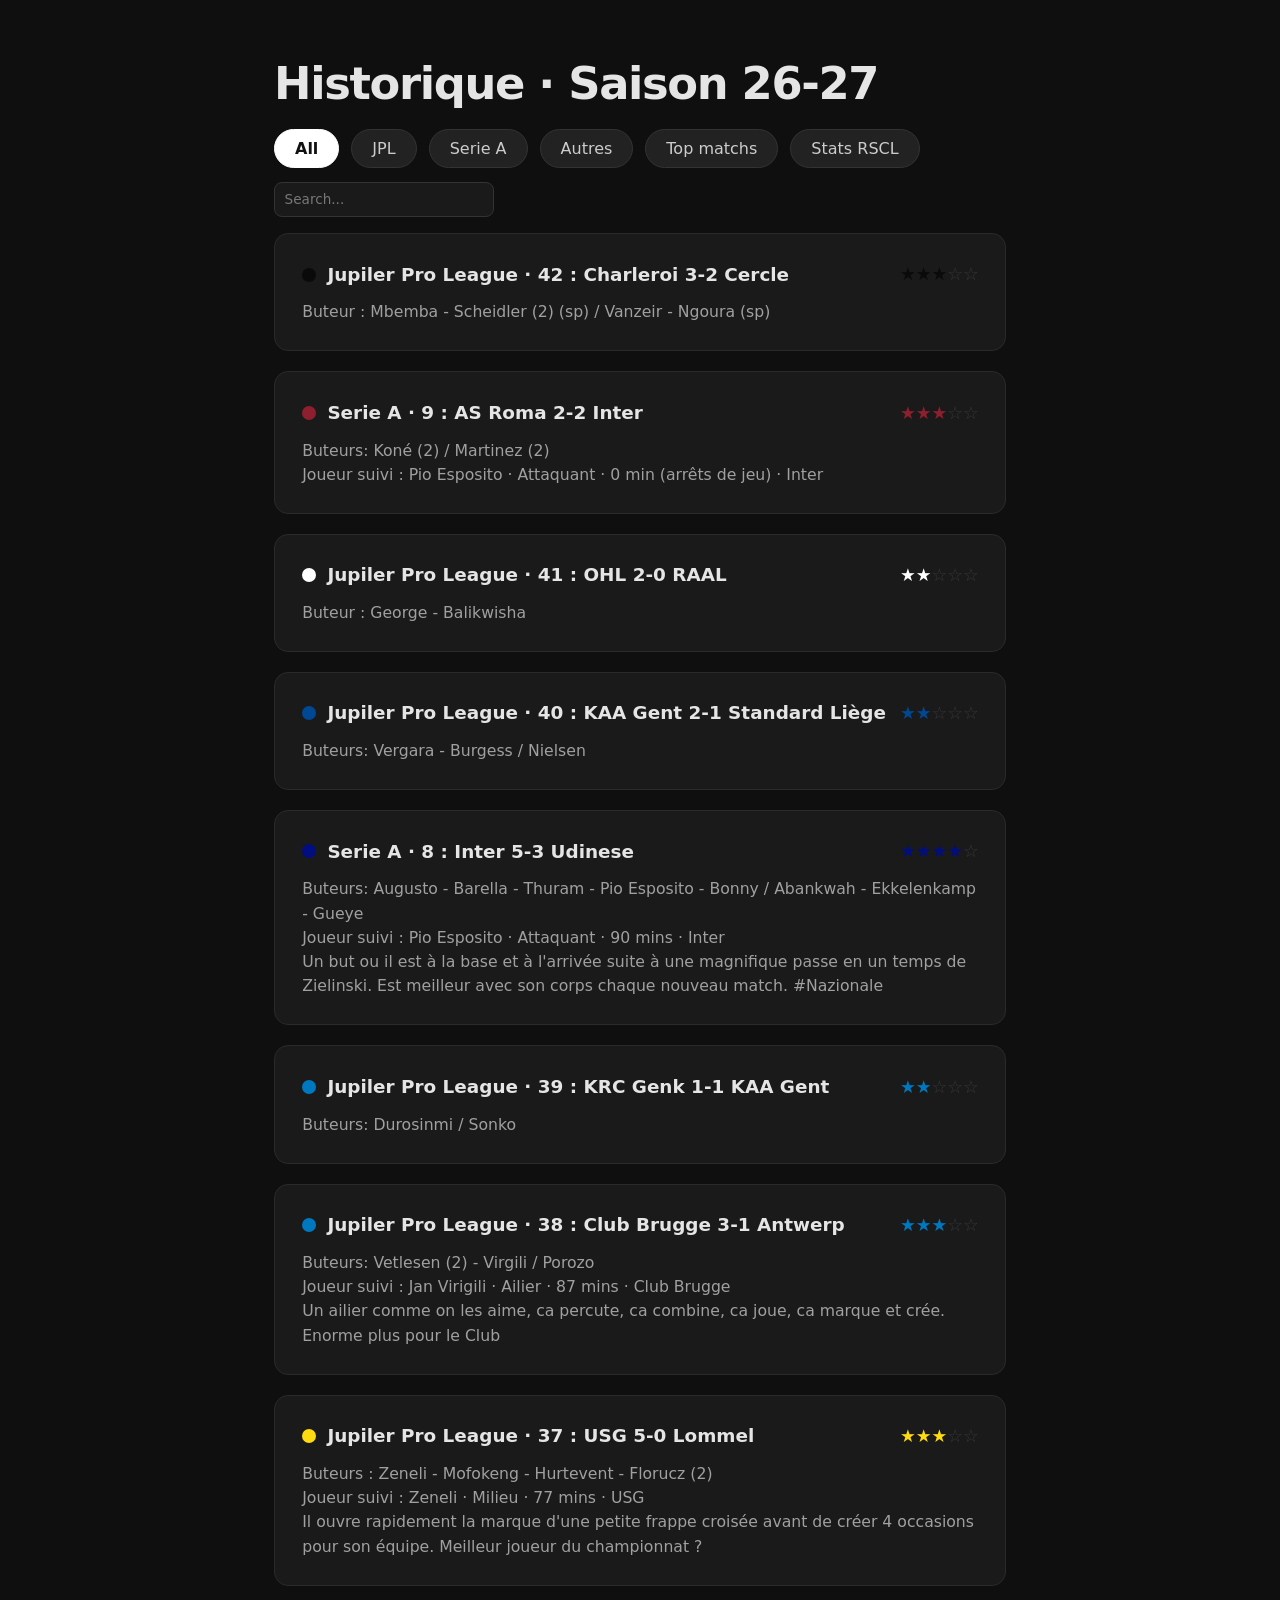
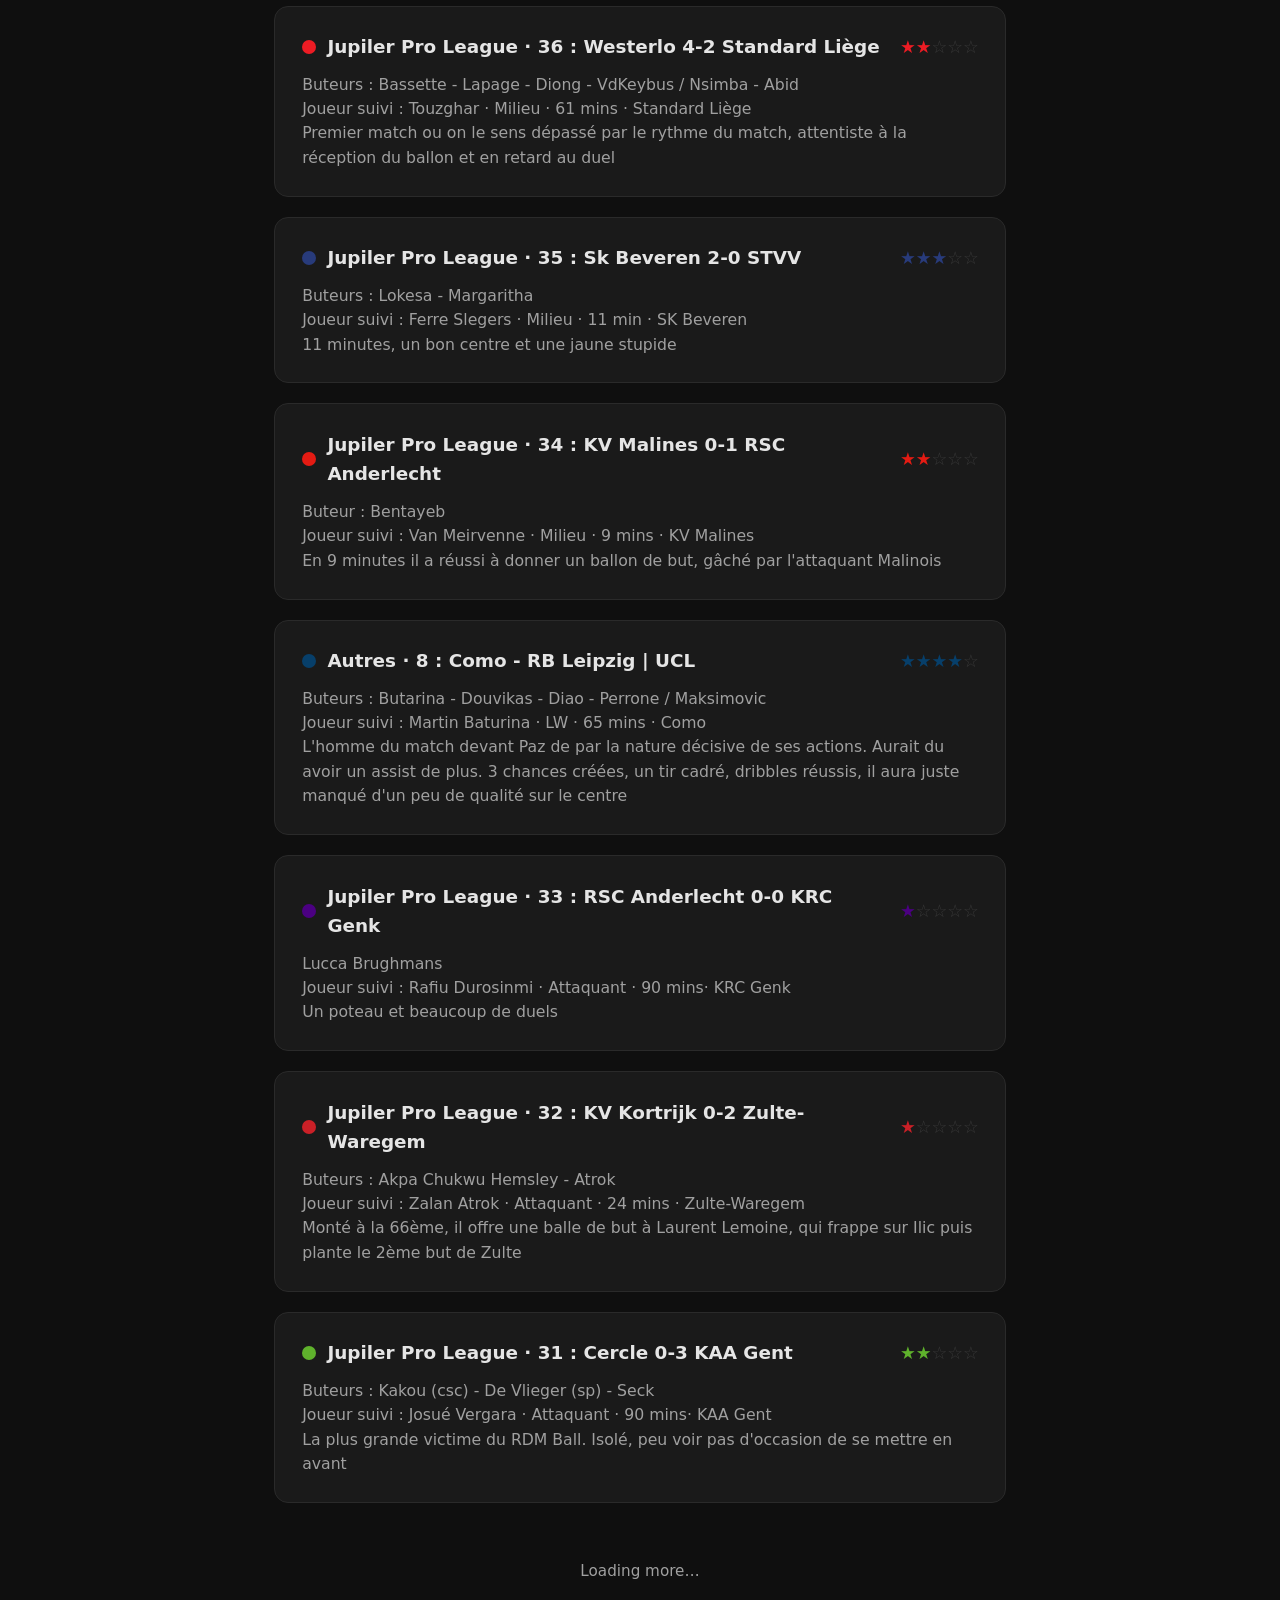
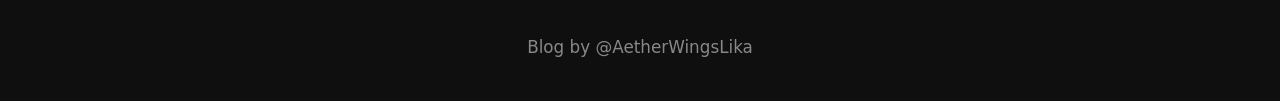
<file: index.html>
<!DOCTYPE html>
<html lang="en">
<head>
  <meta charset="UTF-8">
  <meta name="viewport" content="width=device-width, initial-scale=1.0">
  <meta name="description" content="AetherWingsLika's football blog, match history and statistics.">
  <title>AetherWingsLika's Blog</title>
  <link rel="stylesheet" href="style.css">
  <link rel="apple-touch-icon" sizes="180x180" href="/images/apple-touch-icon.png">
  <link rel="icon" type="image/png" sizes="32x32" href="/images/favicon-32x32.png">
  <link rel="icon" type="image/png" sizes="16x16" href="/images/favicon-16x16.png">
  <link rel="manifest" href="/images/site.webmanifest">
</head>
<body>
<main>
  <section class="hero">
    <h1>Historique · Saison 26-27</h1>
      <div class="filters">
        <button class="filter-btn active" data-filter="all">All</button>
        <button class="filter-btn" data-filter="jupiler">JPL</button>
        <button class="filter-btn" data-filter="seriea">Serie A</button>
        <button class="filter-btn" data-filter="autres">Autres</button>
        <button class="filter-btn" data-filter="top">Top matchs</button>
        <a href="stats.html" class="filter-btn">Stats RSCL</a>
      </div>
      <input type="text" id="search" class="search-box" placeholder="Search...">
  </section>
  <section class="cards" id="cards-container">
  </section>
  <div id="loading" class="loading hidden">Loading more…</div>
</main>
<script src="script.js"></script>
<footer class="site-footer">
  <a href="https://twitter.com/AetherWingsLika" target="_blank" rel="noopener">
    Blog by @AetherWingsLika
  </a>
</footer>
</body>
</html>
</file>
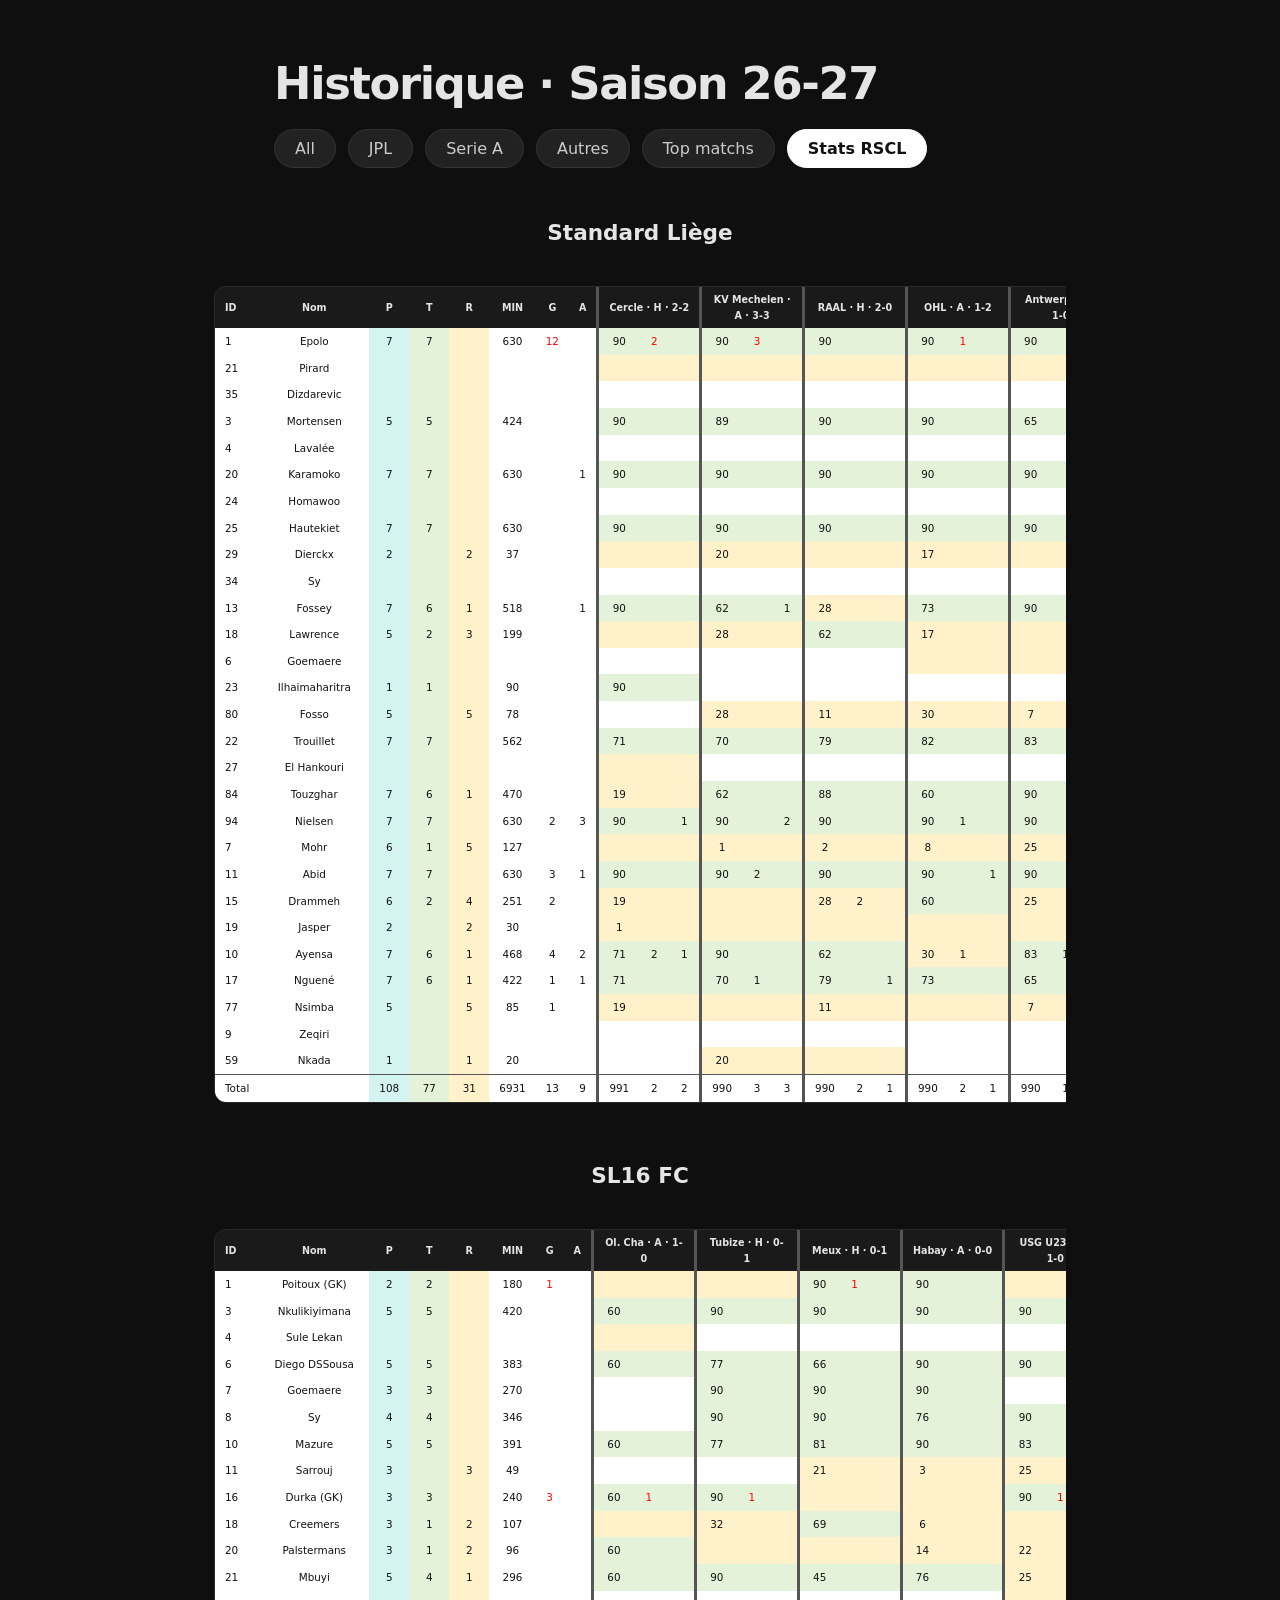
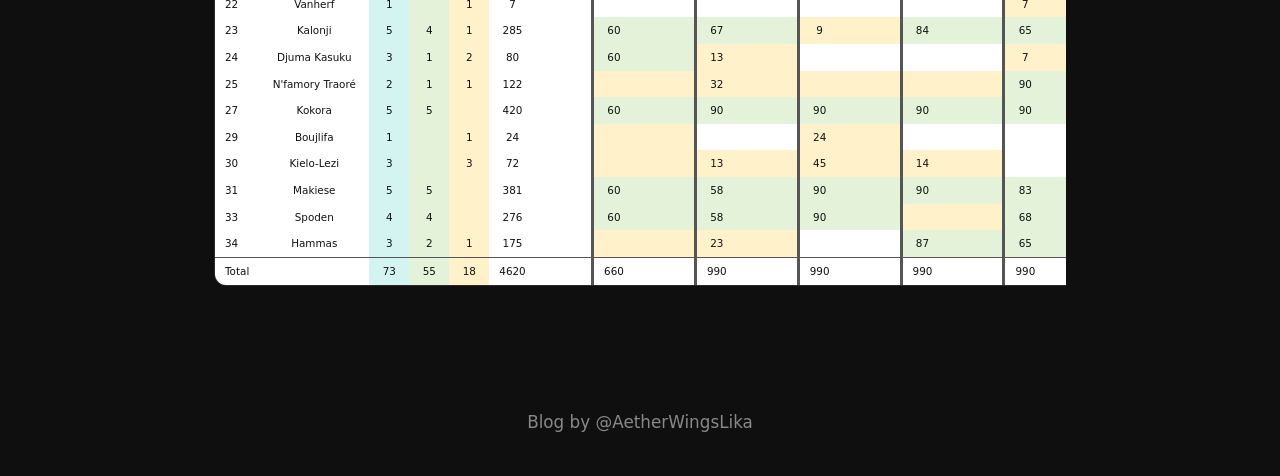
<file: stats.html>
<!DOCTYPE html>
<html lang="fr">
<head>
  <meta charset="UTF-8">
  <meta name="viewport" content="width=device-width, initial-scale=1.0">
  <meta name="description" content="Standard Liège and SL16 FC match statistics, including minutes, goals and assists.">
  <title>Standard Liège · Match Stats | AetherWingsLika</title>
  <link rel="stylesheet" href="style.css">
  <link rel="apple-touch-icon" sizes="180x180" href="/images/apple-touch-icon.png">
  <link rel="icon" type="image/png" sizes="32x32" href="/images/favicon-32x32.png">
  <link rel="icon" type="image/png" sizes="16x16" href="/images/favicon-16x16.png">
  <link rel="manifest" href="/images/site.webmanifest">
</head>
<body>
  <section class="hero">
    <h1>Historique · Saison 26-27</h1>
      <div class="filters">
        <a href="index.html" class="filter-btn">All</a>
        <a href="index.html?filter=jupiler" class="filter-btn">JPL</a>
        <a href="index.html?filter=seriea" class="filter-btn">Serie A</a>
        <a href="index.html?filter=autres" class="filter-btn">Autres</a>
        <a href="index.html?filter=top" class="filter-btn">Top matchs</a>
        <a href="stats.html" class="filter-btn active">Stats RSCL</a>
      </div>
  </section>
<main class="stats-page">
<section class="stats-section">
  <h2>Standard Liège</h2>
  <div class="stats-table-wrapper">
    <table class="player-stats">
      <thead>
        <tr>
          <th>ID</th>
          <th>Nom</th>
         <th>P</th>
         <th>T</th>
         <th>R</th>
         <th>MIN</th>
         <th>G</th>
         <th>A</th>
       </tr>
      </thead>
      <tbody id="standard-stats">
      </tbody>
    </table>
  </div>
</section>
<section class="stats-section">
  <h2>SL16 FC</h2>
  <div class="stats-table-wrapper">
    <table class="player-stats">
      <thead>
        <tr>
          <th>ID</th>
          <th>Nom</th>
          <th>P</th>
          <th>T</th>
          <th>R</th>
          <th>MIN</th>
          <th>G</th>
          <th>A</th>
        </tr>
      </thead>
      <tbody id="u23-stats">
      </tbody>
    </table>
  </div>
</section>
  </main>
    <footer class="site-footer">
      <a href="https://twitter.com/AetherWingsLika" target="_blank" rel="noopener">
      Blog by @AetherWingsLika
      </a>
    </footer>
    <script src="stats.js"></script>
  </body>
</html>
</file>
<file: style.css>
:root {
	--bg: #0f0f0f;
	--card-bg: #1a1a1a;
	--text: #e5e5e5;
	--muted: #a0a0a0;
	--accent: #ffffff;
}
* {
	margin: 0;
	padding: 0;
	box-sizing: border-box;
}
body {
	background: var(--bg);
	color: var(--text);
	font-family: system-ui, -apple-system, BlinkMacSystemFont, "Segoe UI", Roboto, sans-serif;
	line-height: 1.6;
	min-height: 100vh;
}
header {
	padding: 1.25rem 2rem;
}
.home-btn {
	color: var(--muted);
	text-decoration: none;
	font-size: 0.95rem;
	transition: color 0.2s;
}
.home-btn:hover {
	color: var(--accent);
}
.hero {
	max-width: 780px;
	margin: 0 auto;
	padding: 3rem 1.5rem 1rem;
	text-align: left;
}
.hero h1 {
	font-size: clamp(1.5rem, 4vw, 2.8rem);
	font-weight: 700;
	letter-spacing: -0.03em;
	margin-bottom: 0.6rem;
}
.subtitle {
	color: var(--muted);
	font-size: 1.05rem;
	max-width: 540px;
	margin-bottom: 2rem;
}
/* ========== FILTERS ========== */
.filters {
	display: flex;
	flex-wrap: wrap;
	gap: 0.75rem;
	margin-bottom: 0.5rem;
}
.filter-btn {
	background: #222;
	border: 1px solid #333;
	border-radius: 999px;
	padding: 0.55rem 1.25rem;
	font-size: 0.9rem;
	color: #ccc;
	cursor: pointer;
	transition: all 0.2s ease;
	font-family: inherit;
	font: inherit;
	line-height: normal;
	box-sizing: border-box;
	text-decoration: none;
}
.filter-btn:hover {
	background: #2a2a2a;
	border-color: #444;
	color: #fff;
}
.filter-btn.active {
	background: #fff;
	color: #111;
	border-color: #fff;
	font-weight: 600;
}
/* Search box */
.search-box {
	width: 220px;
	margin-top: 0.4rem;
	padding: 0.35rem 0.6rem;
	background: #1a1a1a;
	border: 1px solid #333;
	border-radius: 8px;
	color: var(--text);
	font: inherit;
	font-size: 0.85rem;
	outline: none;
}
.search-box::placeholder {
	color: #777;
}
.search-box:focus {
	border-color: #444;
}
/* Reduce space after the cards */
.cards {
	max-width: 780px;
	margin: 0 auto;
	padding: 0 1.5rem 1.5rem;
	display: flex;
	flex-direction: column;
	gap: 1.25rem;
}
.card {
	background: var(--card-bg);
	border-radius: 14px;
	padding: 1.6rem 1.7rem;
	text-decoration: none;
	color: inherit;
	display: block;
	transition: transform 0.2s, background 0.2s;
	border: 1px solid #2a2a2a;
}
.card:hover {
	transform: translateY(-3px);
	background: #222;
}
.card-header {
	display: flex;
	align-items: center;
	gap: 0.7rem;
	margin-bottom: 0.7rem;
}
.card h3 {
	font-size: 1.15rem;
	font-weight: 600;
}
.card p {
	color: var(--muted);
	font-size: 0.98rem;
	line-height: 1.55;
	white-space: pre-line;
}
.loading {
	text-align: center;
	color: var(--muted);
	padding: 2rem;
	font-size: 0.95rem;
}
.hidden {
	display: none;
}
/* ========== CIRCLE instead of square ========== */
.color-dot {
	width: 14px;
	height: 14px;
	border-radius: 50%;
	flex-shrink: 0;
}
/* ========== FOOTER ========== */
/* Bring the footer closer */
.site-footer {
	text-align: center;
	padding: 1.2rem 1.5rem 2.5rem;
	font-size: 1.05rem;
	color: var(--muted);
	line-height: 1.6;
}
.site-footer a {
	color: #888;
	text-decoration: none;
	transition: color 0.2s;
}
.site-footer a:hover {
	color: #fff;
}
/* ========== STARS ========== */
.stars {
	display: flex;
	gap: 1px;
	font-size: 1.1rem;
	margin-left: auto;
	letter-spacing: -1px;
}
.star.empty {
	color: #444 !important;
	/* empty stars stay dark */
	opacity: 0.7;
}
.empty-message {
	text-align: center;
	margin: 50px 0;
	opacity: 0.6;
}
.zoomable {
	cursor: zoom-in;
}
.zoomable.zoomed {
	position: fixed;
	top: 50%;
	left: 50%;
	transform: translate(-50%, -50%);
	max-width: 95vw;
	max-height: 95vh;
	width: auto;
	height: auto;
	z-index: 1000;
	cursor: zoom-out;
}
/* Responsive */
@media (max-width: 600px) {
	.hero {
		padding-top: 2rem;
	}
	.card-header h3 {
		margin: 0;
		font-size: 1.15rem;
	}
}
/* STATS PAGE */
.stats-page {
	max-width: 900px;
	margin: 0 auto;
	padding: 1.5rem 1.5rem 3rem;
}
.stats-page h1 {
	font-size: 1.9rem;
	margin-bottom: 0.4rem;
}
.stats-page .subtitle {
	color: var(--muted);
	font-size: 1.05rem;
	margin-bottom: 0.3rem;
}
.stats-section {
	margin-bottom: 3.5rem;
}
.stats-section h2 {
	font-size: 1.35rem;
	margin-bottom: 1rem;
	color: #e5e5e5;
	text-align: center;
}
.stats-section img {
	width: 100%;
	border-radius: 12px;
	border: 1px solid #2a2a2a;
	background: #111;
}

/* =========================Player statistics table========================= */
.stats-table-wrapper {
	width: 100%;
	overflow-x: auto;
}
.player-stats {
	width: 100%;
	border-collapse: separate;
	border-spacing: 0;
	margin-top: 20px;
	background: var(--card-bg);
	border: 1px solid #2a2a2a;
	border-radius: 12px;
	overflow: hidden;
}
.player-stats th,.player-stats td {
	padding: 5px 10px;
	text-align: center;
}
.player-stats th {
	font-weight: 600;
	font-size: 0.6rem;
	background-color: var(--card-bg);
}
.player-stats td {
	font-size: 0.65rem;
	background-color: #ffffff;
	color: #111111;
}
.player-stats th:nth-child(-n + 5) {
	z-index: 3;
}
.player-stats th:first-child,
.player-stats td:first-child {
	text-align: left;
}
.player-stats tbody tr:hover {
	background: #222;
}
/* Match separator */
.player-stats .match-start {
	border-left: 3px solid #555;
}
/* =========================Sticky player information========================= */
.player-stats th:nth-child(1),
.player-stats td:nth-child(1) {
	position: sticky;
	left: 0;
	z-index: 2;
	width: 40px;
	min-width: 40px;
}
.player-stats th:nth-child(2),
.player-stats td:nth-child(2) {
	position: sticky;
	left: 40px;
	z-index: 2;
	width: 110px;
	min-width: 110px;
}
.player-stats th:nth-child(3),
.player-stats td:nth-child(3) {
	position: sticky;
	left: 150px;
	z-index: 2;
	width: 40px;
	min-width: 40px;
}
.player-stats th:nth-child(4),
.player-stats td:nth-child(4) {
	position: sticky;
	left: 190px;
	z-index: 2;
	width: 40px;
	min-width: 40px;
}
.player-stats th:nth-child(5),
.player-stats td:nth-child(5) {
	position: sticky;
	left: 230px;
	z-index: 2;
	width: 40px;
	min-width: 40px;
}
/* Match columns */
.player-stats th:nth-child(3n + 9),
.player-stats td:nth-child(3n + 9) {
	width: 40px;
	min-width: 40px;
}
.player-stats th:nth-child(3n + 10),
.player-stats td:nth-child(3n + 10),.player-stats th:nth-child(3n + 11),.player-stats td:nth-child(3n + 11) {
	width: 30px;
	min-width: 30px;
}

/* Total row separator */
.player-stats .stats-total td {
	border-top: 1px solid #555;
}
</file>
